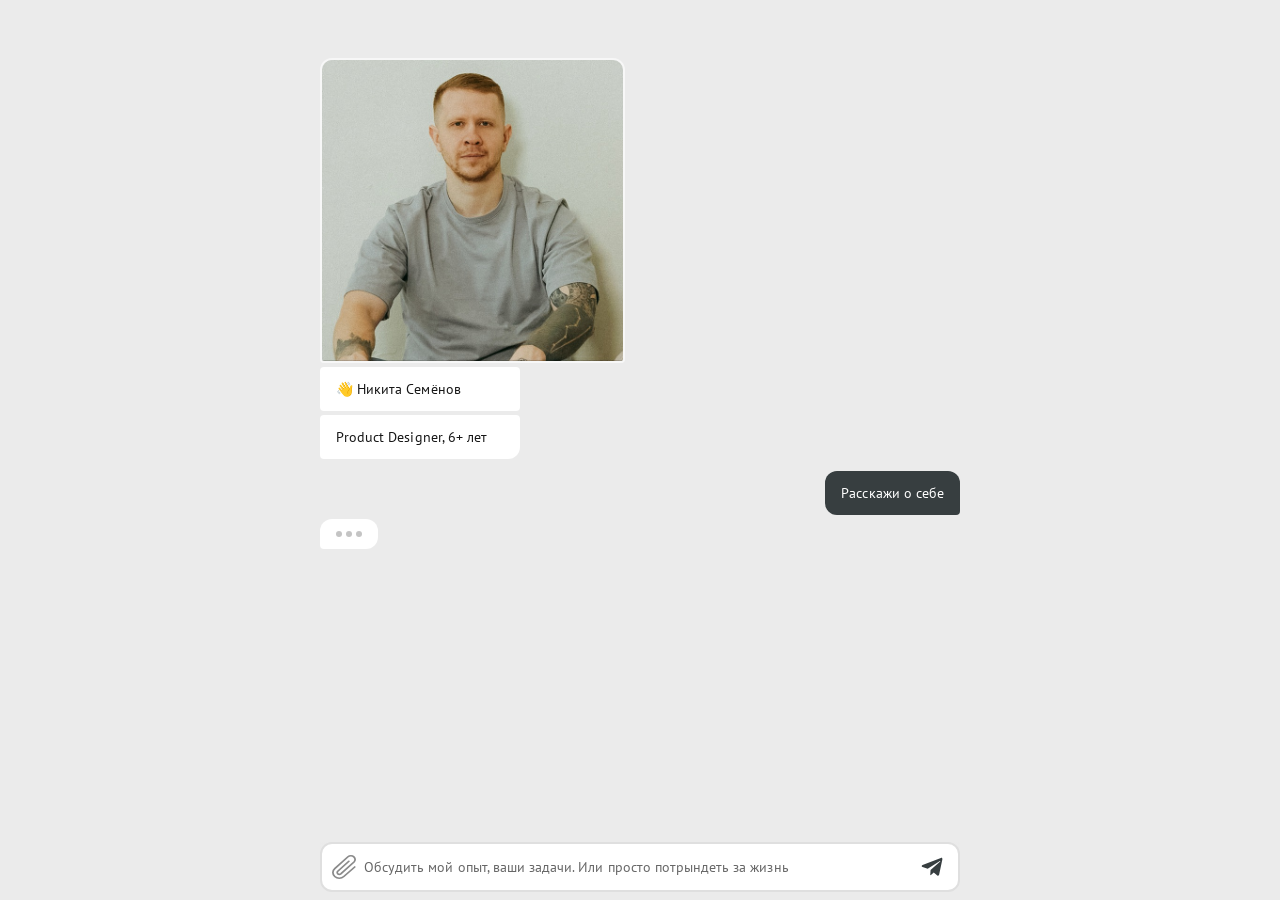
<file: index.html>
<!DOCTYPE html>
<html lang="ru">
  <head>
    <meta charset="UTF-8" />
    <meta name="viewport" content="width=device-width, initial-scale=1.0" />
    <link rel="icon" href="assets/favicon.png" type="image/png" />
    <!-- Yandex.Metrika counter -->
    <script type="text/javascript">
      (function (m, e, t, r, i, k, a) {
        m[i] =
          m[i] ||
          function () {
            (m[i].a = m[i].a || []).push(arguments);
          };
        m[i].l = 1 * new Date();
        for (var j = 0; j < document.scripts.length; j++) {
          if (document.scripts[j].src === r) {
            return;
          }
        }
        (k = e.createElement(t)),
          (a = e.getElementsByTagName(t)[0]),
          (k.async = 1),
          (k.src = r),
          a.parentNode.insertBefore(k, a);
      })(window, document, "script", "https://mc.yandex.ru/metrika/tag.js?id=109476161", "ym");

      ym(109476161, "init", {
        ssr: true,
        webvisor: true,
        clickmap: true,
        ecommerce: "dataLayer",
        referrer: document.referrer,
        url: location.href,
        accurateTrackBounce: true,
        trackLinks: true,
      });
    </script>
    <noscript
      ><div>
        <img
          src="https://mc.yandex.ru/watch/109476161"
          style="position: absolute; left: -9999px"
          alt=""
        /></div
    ></noscript>
    <!-- /Yandex.Metrika counter -->
    <title>Никита Семёнов — портфолио</title>
    <link rel="preload" href="assets/profile.png" as="image" />
    <link rel="preconnect" href="https://fonts.googleapis.com" />
    <link rel="preconnect" href="https://fonts.gstatic.com" crossorigin />
    <link
      href="https://fonts.googleapis.com/css2?family=PT+Sans:ital,wght@0,400;0,700;1,400&display=block"
      rel="stylesheet"
    />
    <link rel="stylesheet" href="styles.css" />
  </head>
  <body class="hero-ready">
    <main class="page">
      <div class="chat">
        <section class="section section--no-marker section--hero">
          <div class="section__content section__content--hero">
            <div class="block block--intro">
              <div class="profile-photo">
                <img
                  class="profile-photo__base"
                  src="assets/profile.png"
                  alt="Никита Семёнов"
                  width="305"
                  height="305"
                  decoding="sync"
                  fetchpriority="high"
                />
              </div>
              <div class="bubble bubble--me bubble--intro-name">
                <p>👋 Никита Семёнов</p>
              </div>
              <div class="bubble bubble--me bubble--intro-role">
                <p>Product Designer, 6+ лет</p>
              </div>
            </div>
            <div class="hero__reply">
              <div class="block block--right">
                <button class="bubble bubble--they bubble--they-btn" type="button">
                  Расскажи о себе
                </button>
              </div>
              <div class="hero__reply-slot">
                <div class="typing-indicator bubble bubble--me" aria-hidden="true">
                  <div class="typing-indicator__shell">
                    <div class="typing-indicator__dots" aria-hidden="true">
                      <span></span>
                      <span></span>
                      <span></span>
                    </div>
                    <div class="typing-indicator__message">
                      <p>
                        Разбираю сложные задачи, нахожу простые и дешёвые решения и довожу до успешной
                        реализации и понятного бизнес-эффекта.
                        <a class="bubble__link bubble__link--inline" href="https://hirehi.ru/resume/D8kMSIFQIe" target="_blank" rel="noopener noreferrer">Резюме</a>
                      </p>
                    </div>
                  </div>
                </div>
              </div>
            </div>
          </div>
        </section>

        <div class="chat__rest" aria-hidden="true">
        <section class="section section--no-marker">
          <div class="section__content">
            <div class="block block--right">
              <div class="bubble bubble--they">
                <p>
                  С какими задачами принесёшь<br />
                  нам максимум пользы?
                </p>
              </div>
            </div>
            <div class="block">
              <div class="bubble bubble--me">
                <p class="bubble__title">🥴 Непонятная и мутная задача</p>
                <p>Разбираю бизнес-контекст, пользователей, ограничения и нахожу настоящую проблему</p>
              </div>
              <div class="bubble bubble--me">
                <p class="bubble__title">🫡 Нужен самостоятельный дизайнер</p>
                <p>
                  Могу сам вести задачу: от постановки и анализа до макетов, передачи в разработку и диз
                  ревью
                </p>
              </div>
              <div class="bubble bubble--me">
                <p class="bubble__title">✂️ Нужны дешёвые, но эффективные решения</p>
                <p>
                  Ищу более дешёвый путь: MVP, упрощение сценария, отказ от лишнего функционала,
                  быстрый тест
                </p>
              </div>
            </div>
          </div>
        </section>

        <section class="section section--no-marker">
          <div class="section__content">
            <div class="block block--right">
              <div class="bubble bubble--they">
                <p>Покажи кейсы и расскажи о них</p>
              </div>
            </div>
            <div class="block block--wide">
              <article class="case-card case-card--lm-pricer">
                <div class="case-card__hero">
                  <div class="case-card__logo">
                    <img src="assets/logo.svg" alt="Leroy Merlin" />
                  </div>
                  <div class="case-card__image case-card__image--lm-pricer">
                    <img src="assets/case-lm-pricer.png" alt="Прайсчекер в магазине Leroy Merlin" />
                  </div>
                  <div class="case-card__divider">
                    <img src="assets/line.svg" alt="" />
                  </div>
                </div>
                <div class="case-card__body">
                  <h2 class="case-card__title">Запуск прайсчекера в магазинах с нуля</h2>
                  <div class="case-card__field">
                    <p class="case-card__label">Проблема</p>
                    <p class="case-card__text">
                      Покупатели часто задавали сотрудникам одни и те же вопросы: цена, наличие,
                      остатки и характеристики товара. В масштабе магазина это забирало рабочее
                      время, отвлекало сотрудников от основных задач и приводило к переработкам
                    </p>
                  </div>
                  <div class="case-card__field">
                    <p class="case-card__label">Результат</p>
                    <p class="case-card__text">
                      Покупатели стали самостоятельно проверять цену, наличие и информацию о товаре,
                      а часть повторяющихся обращений ушла в self-service сценарий
                    </p>
                  </div>
                  <div class="case-card__field">
                    <p class="case-card__label">Бизнес-эффект</p>
                    <p class="case-card__text case-card__text--spoiler-demo">
                      Решение снизило количество типовых обращений на
                      <span class="spoiler-chip" role="presentation" aria-hidden="true"><span class="spoiler-chip__sizer">00</span></span>%, высвободило до
                      <span class="spoiler-chip" role="presentation" aria-hidden="true"><span class="spoiler-chip__sizer">00</span></span>
                      часов рабочего времени в день по сети и помогло сократить операционные потери компании на
                      <span class="spoiler-chip" role="presentation" aria-hidden="true"><span class="spoiler-chip__sizer">000 000</span></span>
                      ₽ в месяц
                    </p>
                  </div>
                </div>
              </article>

              <article class="case-card case-card--uws">
                <div class="case-card__hero case-card__hero--uws">
                  <div class="case-card__logo case-card__logo--uws">
                    <img src="assets/uws-logo.svg" alt="UWS" />
                  </div>
                  <div class="case-card__image case-card__image--uws">
                    <img src="assets/case-uws.png" alt="Календарь событий UWS" />
                  </div>
                </div>
              </article>

              <article class="case-card case-card--lm-case3">
                <div class="case-card__hero">
                  <div class="case-card__logo">
                    <img src="assets/logo.svg" alt="Leroy Merlin" />
                  </div>
                  <div class="case-card__image case-card__image--lm-case3">
                    <img src="assets/case-lm-case3.png" alt="Карточка товара на сайте Leroy Merlin" />
                  </div>
                  <div class="case-card__divider">
                    <img src="assets/line.svg" alt="" />
                  </div>
                </div>
                <div class="case-card__body">
                  <h2 class="case-card__title">Увеличил привлекательность цены на 43%</h2>
                  <div class="case-card__field">
                    <p class="case-card__label">Проблема</p>
                    <p class="case-card__text">
                      Компания стала активнее использовать скидки, но покупатели плохо считывали выгоду:
                      старая цена и размер скидки были недостаточно заметны, а ценность предложения не ощущалась. В итоге скидки не давали ожидаемого роста продаж и слабо мотивировали
                      пользователей переходить к покупке
                    </p>
                  </div>
                  <div class="case-card__field">
                    <p class="case-card__label">Результат</p>
                    <p class="case-card__text">
                      Я переработал отображение цены и скидки на ключевых страницах сайта: сделал выгоду
                      заметнее и очевиднее. Покупатели стали лучше видеть разницу между старой и новой
                      ценой, быстрее понимать ценность предложения и увереннее переходить к покупке
                    </p>
                  </div>
                  <div class="case-card__field">
                    <p class="case-card__label">Бизнес-эффект</p>
                    <p class="case-card__text case-card__text--spoiler-demo">
                      Через A/B-тестирование решение показало рост кликов по товарам на
                      <span class="spoiler-chip" role="presentation" aria-hidden="true"><span class="spoiler-chip__sizer">00</span></span>%, увеличение
                      добавлений в корзину на
                      <span class="spoiler-chip" role="presentation" aria-hidden="true"><span class="spoiler-chip__sizer">00</span></span>% и рост оформленных заказов на
                      <span class="spoiler-chip" role="presentation" aria-hidden="true"><span class="spoiler-chip__sizer">00</span></span>%
                    </p>
                  </div>
                </div>
              </article>

              <article class="case-card case-card--lm-print">
                <div class="case-card__hero case-card__hero--lm-print">
                  <div class="case-card__logo case-card__logo--lm-print">
                    <img src="assets/logo-lm-alt.svg" alt="Leroy Merlin" />
                  </div>
                  <div class="case-card__image case-card__image--lm-print">
                    <img src="assets/case-lm-print.png" alt="Печать проектных ценников в Leroy Merlin" />
                  </div>
                  <div class="case-card__divider">
                    <img src="assets/line.svg" alt="" />
                  </div>
                </div>
                <div class="case-card__body">
                  <h2 class="case-card__title">Ускорил создание проектных ценников в 12 раз</h2>
                  <div class="case-card__field">
                    <p class="case-card__label">Проблема</p>
                    <p class="case-card__text">
                      Сотрудники магазинов обновляли проектные ценники вручную через Excel: было сложно
                      понять, у какого товара изменилась цена, где именно она поменялась и на сколько. Из-за этого процесс занимал много времени, повышал риск ошибок, а внешний вид ценников
                      отличался от магазина к магазину
                    </p>
                  </div>
                  <div class="case-card__field">
                    <p class="case-card__label">Результат</p>
                    <p class="case-card__text">
                      Я сделал инструмент, который показывает изменения по товарам и помогает быстро
                      обновить проектный ценник. Теперь сотрудник видит, какая цена изменилась, может
                      проверить нужный товар и распечатать актуальный ценник в несколько действий вместо
                      долгой ручной сборки
                    </p>
                  </div>
                  <div class="case-card__field">
                    <p class="case-card__label">Бизнес-эффект</p>
                    <p class="case-card__text">
                      Сократил время на создание проектных ценников с 10,5 минут до 53 секунд, снизил риск
                      ошибок при обновлении цен и помог сохранить единый визуальный имидж ценников во всех
                      магазинах
                    </p>
                  </div>
                </div>
              </article>

              <article class="case-card case-card--gethotel">
                <div class="case-card__hero case-card__hero--gethotel">
                  <div class="case-card__logo case-card__logo--gethotel">
                    <img src="assets/logo-gethotel.svg" alt="Gethotel" />
                  </div>
                  <div class="case-card__image case-card__image--gethotel">
                    <img src="assets/case-gethotel.png" alt="Мобильное приложение Gethotel" />
                  </div>
                  <div class="case-card__divider">
                    <img src="assets/line.svg" alt="" />
                  </div>
                </div>
                <div class="case-card__body">
                  <h2 class="case-card__title">Увеличил конверсию бронирования на мобильных устройствах на 97%</h2>
                  <div class="case-card__field">
                    <p class="case-card__label">Проблема</p>
                    <p class="case-card__text">
                      В мобилке пользователи терялись на странице отеля: навигация была сложной,
                      информация — неструктурированной, а переход к брони неочивидный. Часть
                      пользователей не доходила до оформления, и конверсия в бронирование оставалась
                      низкой
                    </p>
                  </div>
                  <div class="case-card__field">
                    <p class="case-card__label">Результат</p>
                    <p class="case-card__text">
                      Я переработал страницу отеля: структурировал инфо вокруг потребностей пользователя,
                      упростил навигацию и сделал переход к бронированию заметным и понятным
                    </p>
                  </div>
                  <div class="case-card__field">
                    <p class="case-card__label">Бизнес-эффект</p>
                    <p class="case-card__text">
                      Увеличил конверсию в бронирование на мобильных устройствах на 97%:<br />
                      <span class="case-card__stat-range">с 1,78% до 3,5%</span>
                    </p>
                  </div>
                </div>
              </article>
            </div>
          </div>
        </section>

        <section class="section section--no-marker">
          <div class="section__content">
            <div class="block block--right">
              <div class="bubble bubble--they">
                <p>Расскажи про дизайн-процесс</p>
              </div>
            </div>
            <div class="block">
              <div class="bubble bubble--me">
                <p class="bubble__title">🔍 Нахожу настоящую проблему</p>
                <p>Нахожу общий язык с бизнесом, снимаю задачу, разбираю бизнес-контекст, JTBD, пользователей и метрики</p>
              </div>
              <div class="bubble bubble--me">
                <p class="bubble__title">🧩 Разбираю текущий процесс</p>
                <p>
                  Смотрю, как сценарий работает сейчас: собираю AS IS, ограничения и места, где у пользователя
                  или бизнес просадки
                </p>
              </div>
              <div class="bubble bubble--me">
                <p class="bubble__title">✨ Проектирую будущее решение</p>
                <p>
                  Собираю TO BE, продумываю user flow, сценарии и функциональности. Использую
                  референсы и «франкенштейна»
                </p>
              </div>
              <div class="bubble bubble--me">
                <p class="bubble__title">🤖 Ускоряю работу с AI</p>
                <p>
                  Использую ИИ для анализа, поиска вариантов, работы с данными и исследованиями,
                  прототипирования и рутины. Всё это я делал ещё до современных AI-инструментов, поэтому
                  понимаю, где AI экономит время, а где результат нужно перепроверить, доработать или
                  сделать самому
                </p>
              </div>
              <div class="bubble bubble--me">
                <p class="bubble__title">🎨 Перевожу решение в интерфейс</p>
                <p>Прорабатываю состояния, прототипы и интерфейсную логику, дизайню</p>
              </div>
              <div class="bubble bubble--me">
                <p class="bubble__title">📈 Довожу до результата</p>
                <p>
                  Проверяю гипотезы через исследования, прототипы или метрики. Дорабатываю решение,
                  помогаю довести его до разработки и смотрю, как оно влияет на продукт
                </p>
              </div>
            </div>
          </div>
        </section>

        <section class="section section--no-marker">
          <div class="section__content">
            <div class="block block--right">
              <div class="bubble bubble--they">
                <p>Как ты развиваешься?</p>
              </div>
            </div>
            <div class="block">
              <div class="bubble bubble--me">
                <p>
                  📚 Я постоянно учусь и рефлексирую над практикой: разбираю кейсы, читаю, смотрю на чужие
                  решения, проверяю подходы в работе и менторстве
                </p>
              </div>
              <div class="bubble bubble--me">
                <p>
                  Когда пишу, я лучше структурирую собственный дизайн-процесс и проверяю мысли на практике
                </p>
              </div>
              <div class="bubble bubble--me bubble__list">
                <p>
                  — <a class="bubble__link bubble__link--inline" href="https://mentory.yonote.ru/share/x" target="_blank" rel="noopener noreferrer">веду бесплатную базу знаний</a><br />
                  — 30+ статей о дизайне
                </p>
                <p>— материалы собрали 200 000+ прочтений</p>
              </div>
              <div class="bubble bubble--me bubble--link-list bubble__links">
                <a class="bubble__link" href="https://dsgners.ru/no_ux_no_money/29060-upravlenie-ojidaniyami-prichina-uspeha-i-provala-lyuboy-zadachi" target="_blank" rel="noopener noreferrer">Управление ожиданиями</a>
                <a class="bubble__link" href="https://dsgners.ru/no_ux_no_money/42224-a-che-tak-dolgo-kak-dizayneru-tochnee-otsenivat-sroki-videt-riski-i-ne-davat-sebya-prodavit" target="_blank" rel="noopener noreferrer">Как точнее оценивать сроки</a>
                <a class="bubble__link" href="https://dsgners.ru/no_ux_no_money/17667-prezentatsiya-dizayn-resheniya-samyiy-vajnyiy-etap-v-rabote-i-jizni-dizaynera" target="_blank" rel="noopener noreferrer">Презентация дизайн-решения</a>
                <a class="bubble__link" href="https://dsgners.ru/no_ux_no_money/22971-pravki-kritika-vkusovschina-dorabotki-zamechaniya-kommentarii-obratnaya-svyaz-chto-s-nimi-delat" target="_blank" rel="noopener noreferrer">Правки, критика, вкусовщина, доработки</a>
                <a class="bubble__link" href="https://dsgners.ru/no_ux_no_money/23622-kak-byistro-nahodit-idealnyie-dizayn-resheniya-v-slojnyih-zadachah" target="_blank" rel="noopener noreferrer">Как быстро находить идеальные дизайн-решения</a>
              </div>
            </div>
          </div>
        </section>

        <section class="section section--no-marker">
          <div class="section__content">
            <div class="block">
              <div class="bubble bubble--me bubble--invite">
                <p>
                  Приглашаю на кружечку горячего чая ☕️ в зуме — узнаем друг друга поближе) Напиши 👇
                </p>
              </div>
            </div>
          </div>
        </section>
        </div>
      </div>
    </main>

    <footer class="composer" aria-hidden="false">
      <a
        class="composer__inner"
        href="https://t.me/no_ux_no_money"
        target="_blank"
        rel="noopener noreferrer"
        aria-label="Написать в Telegram — @no_ux_no_money"
        onclick="ym(109476161,'reachGoal','click_apply'); return true;"
      >
        <span class="composer__icon" aria-hidden="true">
          <img src="assets/paperclip.svg" alt="" />
        </span>
        <span class="composer__text">
          Обсудить мой опыт, ваши задачи<span class="composer__text-extra">. Или просто потрындеть за жизнь</span>
        </span>
        <span class="composer__send" aria-hidden="true">
          <img class="composer__send-icon composer__send-icon--default" src="assets/send.svg" width="30" height="30" alt="" />
          <img class="composer__send-icon composer__send-icon--hover" src="assets/send-hover.svg" width="30" height="30" alt="" />
        </span>
      </a>
    </footer>

    <script src="hero-sequence.js"></script>
  </body>
</html>
</file>
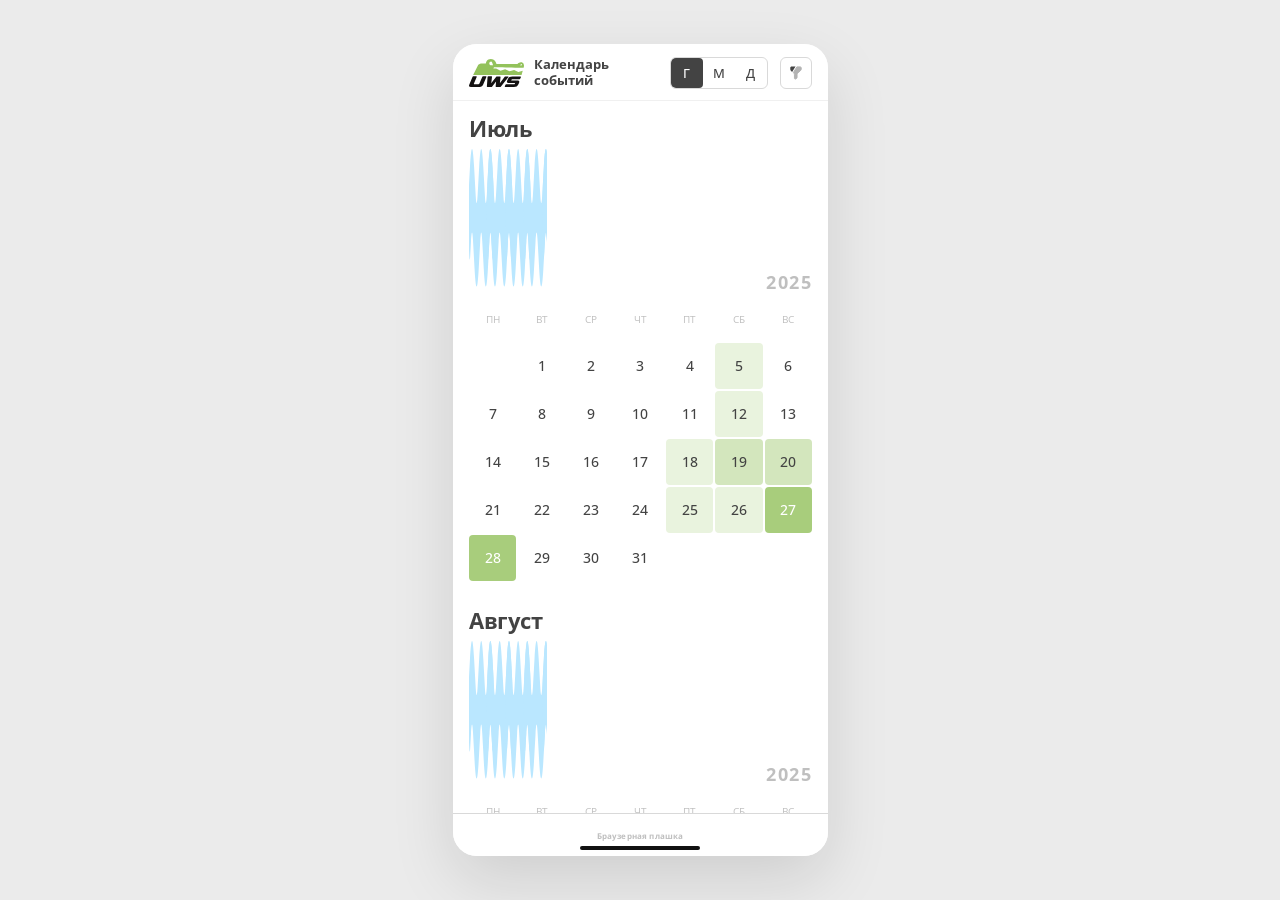
<file: calendar.html>
<!DOCTYPE html>
<html lang="ru">
  <head>
    <meta charset="UTF-8" />
    <meta name="viewport" content="width=device-width, initial-scale=1.0" />
    <link rel="icon" href="assets/favicon.png" type="image/png" />
    <!-- Yandex.Metrika counter -->
    <script type="text/javascript">
      (function (m, e, t, r, i, k, a) {
        m[i] =
          m[i] ||
          function () {
            (m[i].a = m[i].a || []).push(arguments);
          };
        m[i].l = 1 * new Date();
        for (var j = 0; j < document.scripts.length; j++) {
          if (document.scripts[j].src === r) {
            return;
          }
        }
        (k = e.createElement(t)),
          (a = e.getElementsByTagName(t)[0]),
          (k.async = 1),
          (k.src = r),
          a.parentNode.insertBefore(k, a);
      })(window, document, "script", "https://mc.yandex.ru/metrika/tag.js?id=109476161", "ym");

      ym(109476161, "init", {
        ssr: true,
        webvisor: true,
        clickmap: true,
        ecommerce: "dataLayer",
        referrer: document.referrer,
        url: location.href,
        accurateTrackBounce: true,
        trackLinks: true,
      });
    </script>
    <noscript
      ><div>
        <img
          src="https://mc.yandex.ru/watch/109476161"
          style="position: absolute; left: -9999px"
          alt=""
        /></div
    ></noscript>
    <!-- /Yandex.Metrika counter -->
    <title>UWS — Календарь событий</title>
    <link rel="preconnect" href="https://fonts.googleapis.com" />
    <link rel="preconnect" href="https://fonts.gstatic.com" crossorigin />
    <link
      href="https://fonts.googleapis.com/css2?family=Open+Sans:ital,wght@0,400;0,500;0,600;0,700;1,700&display=swap"
      rel="stylesheet"
    />
    <link rel="stylesheet" href="calendar.css" />
  </head>
  <body>
    <div class="cal-shell">
      <div class="cal-app" data-view="year">
        <header class="cal-header">
          <div class="cal-logo">
            <img src="assets/calendar/logo-group.svg" width="55" height="28" alt="UWS" />
          </div>
          <p class="cal-header__title">Календарь<br />событий</p>
          <div class="cal-header__actions">
            <div class="cal-period-toggle" role="tablist" aria-label="Период">
              <span class="cal-period-toggle__pill" aria-hidden="true"></span>
              <button class="cal-period-toggle__btn is-active" type="button" data-view="year" role="tab" aria-selected="true">Г</button>
              <button class="cal-period-toggle__btn" type="button" data-view="month" role="tab" aria-selected="false">М</button>
              <button class="cal-period-toggle__btn" type="button" data-view="day" role="tab" aria-selected="false">Д</button>
            </div>
            <button class="cal-filter" type="button" aria-label="Фильтр">
              <img src="assets/calendar/filter.svg" width="16" height="16" alt="" />
            </button>
          </div>
        </header>

        <div class="cal-stage">
          <section class="cal-view cal-view--year is-active" id="cal-year" data-view="year" aria-label="Год"></section>
          <section class="cal-view cal-view--month" id="cal-month" data-view="month" aria-label="Месяц"></section>
          <section class="cal-view cal-view--day" id="cal-day" data-view="day" aria-label="День"></section>
        </div>

        <footer class="cal-browser-bar" aria-hidden="true">
          <span>Браузерная плашка</span>
        </footer>
      </div>
    </div>

    <script src="calendar.js"></script>
  </body>
</html>
</file>
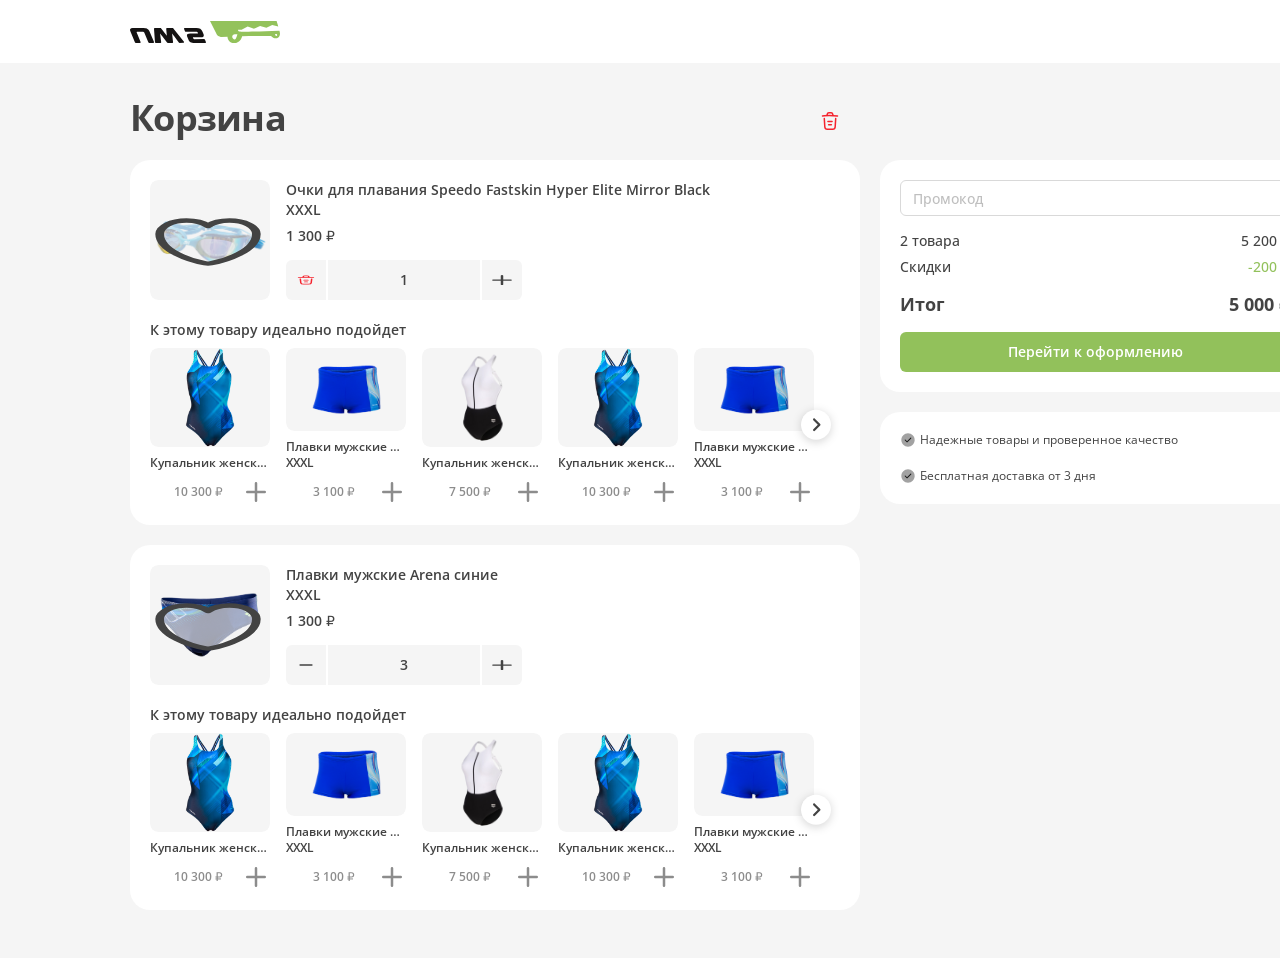
<file: cart.html>
<!DOCTYPE html>
<html lang="ru">
<head>
  <meta charset="UTF-8" />
  <meta name="viewport" content="width=1440" />
  <link rel="icon" href="assets/favicon.png" type="image/png" />
  <!-- Yandex.Metrika counter -->
  <script type="text/javascript">
    (function (m, e, t, r, i, k, a) {
      m[i] =
        m[i] ||
        function () {
          (m[i].a = m[i].a || []).push(arguments);
        };
      m[i].l = 1 * new Date();
      for (var j = 0; j < document.scripts.length; j++) {
        if (document.scripts[j].src === r) {
          return;
        }
      }
      (k = e.createElement(t)),
        (a = e.getElementsByTagName(t)[0]),
        (k.async = 1),
        (k.src = r),
        a.parentNode.insertBefore(k, a);
    })(window, document, "script", "https://mc.yandex.ru/metrika/tag.js?id=109476161", "ym");

    ym(109476161, "init", {
      ssr: true,
      webvisor: true,
      clickmap: true,
      ecommerce: "dataLayer",
      referrer: document.referrer,
      url: location.href,
      accurateTrackBounce: true,
      trackLinks: true,
    });
  </script>
  <noscript
    ><div>
      <img
        src="https://mc.yandex.ru/watch/109476161"
        style="position: absolute; left: -9999px"
        alt=""
      /></div
  ></noscript>
  <!-- /Yandex.Metrika counter -->
  <title>Корзина — UWS</title>
  <link rel="preconnect" href="https://fonts.googleapis.com" />
  <link rel="preconnect" href="https://fonts.gstatic.com" crossorigin />
  <link href="https://fonts.googleapis.com/css2?family=Open+Sans:ital,wght@0,400;0,500;0,600;0,700;1,700&display=swap" rel="stylesheet" />
  <link rel="stylesheet" href="cart.css" />
</head>
<body>
  <div class="page">
    <header class="header">
      <a href="#" class="logo" aria-label="UWS">
        <img src="assets/cart/logo-u.svg" width="24" height="15" alt="" />
        <img src="assets/cart/logo-croc.svg" width="30" height="15" alt="" />
        <img src="assets/cart/logo-s.svg" width="22" height="15" alt="" />
        <img src="assets/cart/logo-w.svg" width="70" height="22" alt="" class="logo-mark" />
      </a>
      <nav class="nav" aria-hidden="true">
        <a href="#">Календарь событий</a>
        <a href="#">Интернет-магазин</a>
        <a href="#">Кемпы и вечеринки</a>
        <a href="#">Блог и новости</a>
        <a href="#">О клубе</a>
      </nav>
      <div class="header-actions">
        <button type="button" class="header-search" aria-hidden="true" tabindex="-1">
          <img src="assets/cart/profile.svg" width="24" height="24" alt="" />
        </button>
        <button type="button" class="header-profile" aria-label="Профиль">
          <img src="assets/cart/profile.svg" width="24" height="24" alt="" />
        </button>
      </div>
    </header>

    <main class="main">
      <div class="layout">
        <div class="cart-title-row">
          <h1 class="cart-title">Корзина</h1>
          <button type="button" class="clear-cart" aria-label="Очистить корзину">
            <img src="assets/cart/trash.svg" width="20" height="20" alt="" />
          </button>
        </div>

        <div class="cards">
          <article class="card">
            <div class="product-row">
              <div class="product-image">
                <div class="product-image-bg"></div>
                <img src="assets/cart/goggles.png" alt="Очки Speedo" />
                <button type="button" class="wishlist" aria-label="В избранное">
                  <img src="assets/cart/heart.svg" width="20" height="20" alt="" />
                </button>
              </div>
              <div class="product-info">
                <div class="product-title">
                  <p>Очки для плавания Speedo Fastskin Hyper Elite Mirror Black</p>
                  <p>XXXL</p>
                </div>
                <p class="product-price"><span>1 300 </span><span class="currency">₽</span></p>
                <div class="counter">
                  <button type="button" class="counter-btn" aria-label="Удалить">
                    <img src="assets/cart/trash.svg" width="20" height="20" alt="" />
                  </button>
                  <span class="counter-value">1</span>
                  <button type="button" class="counter-btn" aria-label="Увеличить">
                    <img src="assets/cart/plus-dark.svg" width="20" height="20" alt="" />
                  </button>
                </div>
              </div>
            </div>
            <div class="cross-sell">
              <p class="cross-sell-title">К этому товару идеально подойдет</p>
              <div class="carousel-wrap">
                <div class="carousel" id="carousel1">
                  <div class="mini-card">
                    <div class="mini-image"><div class="mini-image-bg"></div><img src="assets/cart/swimsuit1.png" alt="" /></div>
                    <p class="mini-title">Купальник женский для стартов</p>
                    <div class="mini-action"><span class="mini-price">10 300 <span class="currency">₽</span></span><button type="button" aria-label="Добавить"><img src="assets/cart/plus.svg" width="20" height="20" alt="" /></button></div>
                  </div>
                  <div class="mini-card">
                    <div class="mini-image"><div class="mini-image-bg"></div><img src="assets/cart/trunks-mini.png" alt="" /></div>
                    <div class="mini-title-lines"><p>Плавки мужские Arena синие</p><p>XXXL</p></div>
                    <div class="mini-action"><span class="mini-price">3 100 <span class="currency">₽</span></span><button type="button" aria-label="Добавить"><img src="assets/cart/plus.svg" width="20" height="20" alt="" /></button></div>
                  </div>
                  <div class="mini-card">
                    <div class="mini-image"><div class="mini-image-bg"></div><img src="assets/cart/swimsuit2.png" alt="" /></div>
                    <p class="mini-title">Купальник женский для стартов</p>
                    <div class="mini-action"><span class="mini-price">7 500 <span class="currency">₽</span></span><button type="button" aria-label="Добавить"><img src="assets/cart/plus.svg" width="20" height="20" alt="" /></button></div>
                  </div>
                  <div class="mini-card">
                    <div class="mini-image"><div class="mini-image-bg"></div><img src="assets/cart/swimsuit1.png" alt="" /></div>
                    <p class="mini-title">Купальник женский для стартов</p>
                    <div class="mini-action"><span class="mini-price">10 300 <span class="currency">₽</span></span><button type="button" aria-label="Добавить"><img src="assets/cart/plus.svg" width="20" height="20" alt="" /></button></div>
                  </div>
                  <div class="mini-card">
                    <div class="mini-image"><div class="mini-image-bg"></div><img src="assets/cart/trunks-mini.png" alt="" /></div>
                    <div class="mini-title-lines"><p>Плавки мужские Arena синие</p><p>XXXL</p></div>
                    <div class="mini-action"><span class="mini-price">3 100 <span class="currency">₽</span></span><button type="button" aria-label="Добавить"><img src="assets/cart/plus.svg" width="20" height="20" alt="" /></button></div>
                  </div>
                </div>
                <button type="button" class="carousel-next" data-target="carousel1" aria-label="Прокрутить">
                  <img src="assets/cart/arrow.svg" width="48" height="48" alt="" />
                </button>
              </div>
            </div>
          </article>

          <article class="card">
            <div class="product-row">
              <div class="product-image">
                <div class="product-image-bg"></div>
                <img src="assets/cart/trunks.png" alt="Плавки Arena" />
                <button type="button" class="wishlist" aria-label="В избранное">
                  <img src="assets/cart/heart.svg" width="20" height="20" alt="" />
                </button>
              </div>
              <div class="product-info">
                <div class="product-title">
                  <p>Плавки мужские Arena синие</p>
                  <p>XXXL</p>
                </div>
                <p class="product-price"><span>1 300 </span><span class="currency">₽</span></p>
                <div class="counter counter--minus">
                  <button type="button" class="counter-btn counter-btn--minus" aria-label="Уменьшить количество">
                    <img src="assets/cart/minus.svg" width="20" height="20" alt="" />
                  </button>
                  <span class="counter-value">3</span>
                  <button type="button" class="counter-btn counter-btn--plus" aria-label="Увеличить">
                    <img src="assets/cart/plus-dark.svg" width="20" height="20" alt="" />
                  </button>
                </div>
              </div>
            </div>
            <div class="cross-sell">
              <p class="cross-sell-title">К этому товару идеально подойдет</p>
              <div class="carousel-wrap">
                <div class="carousel" id="carousel2">
                  <div class="mini-card">
                    <div class="mini-image"><div class="mini-image-bg"></div><img src="assets/cart/swimsuit1.png" alt="" /></div>
                    <p class="mini-title">Купальник женский для стартов</p>
                    <div class="mini-action"><span class="mini-price">10 300 <span class="currency">₽</span></span><button type="button" aria-label="Добавить"><img src="assets/cart/plus.svg" width="20" height="20" alt="" /></button></div>
                  </div>
                  <div class="mini-card">
                    <div class="mini-image"><div class="mini-image-bg"></div><img src="assets/cart/trunks-mini.png" alt="" /></div>
                    <div class="mini-title-lines"><p>Плавки мужские Arena синие</p><p>XXXL</p></div>
                    <div class="mini-action"><span class="mini-price">3 100 <span class="currency">₽</span></span><button type="button" aria-label="Добавить"><img src="assets/cart/plus.svg" width="20" height="20" alt="" /></button></div>
                  </div>
                  <div class="mini-card">
                    <div class="mini-image"><div class="mini-image-bg"></div><img src="assets/cart/swimsuit2.png" alt="" /></div>
                    <p class="mini-title">Купальник женский для стартов</p>
                    <div class="mini-action"><span class="mini-price">7 500 <span class="currency">₽</span></span><button type="button" aria-label="Добавить"><img src="assets/cart/plus.svg" width="20" height="20" alt="" /></button></div>
                  </div>
                  <div class="mini-card">
                    <div class="mini-image"><div class="mini-image-bg"></div><img src="assets/cart/swimsuit1.png" alt="" /></div>
                    <p class="mini-title">Купальник женский для стартов</p>
                    <div class="mini-action"><span class="mini-price">10 300 <span class="currency">₽</span></span><button type="button" aria-label="Добавить"><img src="assets/cart/plus.svg" width="20" height="20" alt="" /></button></div>
                  </div>
                  <div class="mini-card">
                    <div class="mini-image"><div class="mini-image-bg"></div><img src="assets/cart/trunks-mini.png" alt="" /></div>
                    <div class="mini-title-lines"><p>Плавки мужские Arena синие</p><p>XXXL</p></div>
                    <div class="mini-action"><span class="mini-price">3 100 <span class="currency">₽</span></span><button type="button" aria-label="Добавить"><img src="assets/cart/plus.svg" width="20" height="20" alt="" /></button></div>
                  </div>
                </div>
                <button type="button" class="carousel-next" data-target="carousel2" aria-label="Прокрутить">
                  <img src="assets/cart/arrow.svg" width="48" height="48" alt="" />
                </button>
              </div>
            </div>
          </article>
        </div>

        <aside class="sidebar">
          <div class="summary-card">
            <input type="text" class="promo-input" placeholder="Промокод" />
            <div class="summary-rows">
              <div class="summary-row">
                <span>2 товара</span>
                <span>5 200 ₽</span>
              </div>
              <div class="summary-row summary-row--discount">
                <span>Скидки</span>
                <span>-200 ₽</span>
              </div>
            </div>
            <div class="summary-total">
              <span>Итог</span>
              <span>5 000 ₽</span>
            </div>
            <button type="button" class="checkout-btn">Перейти к оформлению</button>
          </div>
          <div class="trust-card">
            <div class="trust-item">
              <img src="assets/cart/tick.svg" width="16" height="16" alt="" />
              <span>Надежные товары и проверенное качество</span>
            </div>
            <div class="trust-item">
              <img src="assets/cart/tick.svg" width="16" height="16" alt="" />
              <span>Бесплатная доставка от 3 дня</span>
            </div>
          </div>
        </aside>
      </div>
    </main>
  </div>
  <script src="cart.js"></script>
</body>
</html>
</file>
<file: styles.css>
:root {
  --bg: #ebebeb;
  --primary: #373e40;
  --text: #161616;
  --text-secondary: rgba(22, 22, 22, 0.65);
  --white: #ffffff;
  --border-input: #dfdfdf;
  --border-input-hover: #d4d4d4;
  --text-secondary-hover: rgba(22, 22, 22, 0.75);
  --primary-hover: #2a2f31;
  --link: #1890ff;
  --link-hover: #096dd9;
  --placeholder: #d9d9d9;
  --case-dark: #373e40;
  --chat-width: 640px;
  --bubble-max: 394px;
  --case-width: 558px;
}

*,
*::before,
*::after {
  box-sizing: border-box;
}

html {
  scroll-behavior: smooth;
}

html {
  scroll-behavior: smooth;
  overflow-x: hidden;
}

body {
  margin: 0;
  min-height: 100vh;
  background: var(--bg);
  color: var(--text);
  font-family: "PT Sans", sans-serif;
  font-size: 14px;
  line-height: 20px;
  letter-spacing: 0.042px;
  overflow-x: hidden;
}

.page {
  min-height: 100vh;
  padding: 58px 0 80px;
}

.chat {
  width: min(var(--chat-width), calc(100% - 32px));
  margin: 0 auto;
  display: flex;
  flex-direction: column;
  gap: 12px;
}

.section {
  display: grid;
  grid-template-columns: 48px minmax(0, 1fr);
  gap: 0 8px;
  align-items: start;
}

.section--no-marker {
  grid-template-columns: minmax(0, 1fr);
}

.section__marker {
  font-size: 40px;
  line-height: 1;
  transform: rotate(-13.21deg);
  user-select: none;
  padding-top: 4px;
}

.section__content {
  min-width: 0;
  display: flex;
  flex-direction: column;
  gap: 4px;
}

.block {
  display: flex;
  flex-direction: column;
  gap: 4px;
  max-width: var(--bubble-max);
}

.block--wide {
  max-width: var(--case-width);
  gap: 4px;
}

.block--right {
  align-self: flex-end;
  align-items: flex-end;
  max-width: 312px;
  width: 100%;
}

.bubble {
  padding: 12px 16px;
  word-break: break-word;
}

.bubble--me {
  background: var(--white);
  color: var(--text);
}

.bubble--they {
  background: var(--primary);
  color: var(--white);
}

.bubble--link-list {
  color: var(--link);
}

.bubble__link {
  display: block;
  color: inherit;
  text-decoration: none;
  transition: color 0.2s ease;
}

.bubble__link:hover,
.bubble__link:focus-visible {
  color: var(--link-hover);
  outline: none;
}

.bubble__link--inline {
  display: inline;
  color: var(--link);
}

.bubble--me:first-child,
.block > .bubble--me:first-child {
  border-radius: 12px 12px 4px 4px;
}

.bubble--me:last-child,
.block > .bubble--me:last-child {
  border-radius: 4px 4px 12px 4px;
}

.bubble--me:only-child {
  border-radius: 12px 12px 12px 4px;
}

.block > .bubble--me.bubble--invite {
  border-radius: 12px 12px 12px 4px;
}

.bubble--me:not(:first-child):not(:last-child),
.block > .bubble--me:not(:first-child):not(:last-child) {
  border-radius: 4px;
}

.bubble--they {
  border-radius: 12px 12px 4px 12px;
}

.bubble p {
  margin: 0;
}

.bubble p + p {
  margin-top: 0;
}

.bubble__title {
  font-weight: 700;
  margin-bottom: 0;
}

.bubble__list p {
  margin: 0;
}

.bubble__links {
  display: flex;
  flex-direction: column;
  gap: 4px;
}

.bubble__links .bubble__link {
  margin: 0;
}

.chat__rest {
  display: flex;
  flex-direction: column;
  gap: 12px;
}

/* Скрыто с первого кадра — не ждём hero-sequence.js */
.chat__rest .bubble:not(.is-revealed),
.chat__rest .case-card:not(.is-revealed) {
  display: none;
}

.chat__rest .bubble.is-revealed,
.chat__rest .case-card.is-revealed {
  display: block;
}

.chat-reveal:not(.is-revealed) {
  display: none;
}

.chat-reveal.is-revealed {
  display: block;
  opacity: 0;
  transform: translateZ(0);
  backface-visibility: hidden;
}

.chat-reveal.is-revealed.is-visible {
  opacity: 1;
  transition: opacity 0.55s cubic-bezier(0.22, 1, 0.36, 1);
}

.hero__response-extra.chat-reveal.is-revealed {
  visibility: visible;
}

.bubble.chat-reveal.is-revealed,
.case-card.chat-reveal.is-revealed {
  display: block;
}

.composer--hidden {
  display: none;
}

body.hero-ready .composer:not(.composer--hidden) {
  animation: hero-fade-in 0.45s ease-out both;
}

.section--hero {
  position: relative;
  z-index: 1;
}

.section__content--hero {
  gap: 12px;
}

/* ── Hero reveal sequence ── */
.hero__response-extra {
  opacity: 0;
  visibility: hidden;
}

body.hero-loading .block--intro,
body.hero-loading .hero__reply .block--right,
body.hero-loading .typing-indicator,
body.hero-loading .hero__response-extra {
  opacity: 0;
  visibility: hidden;
}

body.hero-ready .block--intro,
body.hero-ready .hero__reply .block--right {
  visibility: visible;
  animation: hero-fade-in 0.45s ease-out both;
}

body.hero-ready .typing-indicator {
  visibility: visible;
}

body.hero-ready:not(.hero-typing):not(.hero-replied) .typing-indicator {
  opacity: 0;
  visibility: hidden;
  height: 0;
  min-height: 0;
  overflow: hidden;
}

body.hero-ready:not(.hero-typing):not(.hero-replied) .hero__reply-slot {
  min-height: 0;
}

body.hero-typing .typing-indicator {
  opacity: 1;
  animation: typing-slot-show 0.01s linear forwards;
}

body.hero-typing .typing-indicator__shell {
  animation: typing-bubble-enter 0.5s cubic-bezier(0.16, 1, 0.3, 1) both;
}

body.hero-typing .typing-indicator__dots span {
  animation:
    typing-dot-show 0.35s ease-out 0.42s forwards,
    typing-bounce 1.2s ease-in-out 0.55s infinite;
}

body.hero-typing .typing-indicator__dots span:nth-child(2) {
  animation:
    typing-dot-show 0.35s ease-out 0.42s forwards,
    typing-bounce 1.2s ease-in-out 0.7s infinite;
}

body.hero-typing .typing-indicator__dots span:nth-child(3) {
  animation:
    typing-dot-show 0.35s ease-out 0.42s forwards,
    typing-bounce 1.2s ease-in-out 0.85s infinite;
}

body.hero-replied .typing-indicator {
  opacity: 1;
  visibility: visible;
  width: min(394px, 100%);
  max-width: 394px;
  padding: 0;
}

body.hero-replied .typing-indicator__shell {
  position: relative;
  animation: none;
  width: min(394px, 100%);
  min-height: 84px;
  height: auto;
  padding: 12px 16px;
  align-items: flex-start;
  transform: scale(1, 1);
  opacity: 1;
  border-radius: 12px 12px 4px 4px;
  overflow: hidden;
  transition:
    width 0.72s cubic-bezier(0.22, 1, 0.36, 1),
    padding 0.72s cubic-bezier(0.22, 1, 0.36, 1),
    border-radius 0.72s cubic-bezier(0.22, 1, 0.36, 1);
}

body.hero-replied .typing-indicator__dots {
  opacity: 0;
  width: 0;
  max-width: 0;
  margin: 0;
  overflow: hidden;
}

body.hero-replied .typing-indicator__dots span {
  animation: none;
}

body.hero-replied .typing-indicator__message {
  position: absolute;
  inset: 12px 16px auto;
  max-height: none;
  width: auto;
  flex: none;
  min-width: 0;
  overflow: visible;
  opacity: 0;
  transform: translateZ(0);
  backface-visibility: hidden;
}

body.hero-replied .typing-indicator__message.is-text-visible {
  opacity: 1;
  transition: opacity 0.55s cubic-bezier(0.22, 1, 0.36, 1);
}

body.hero-replied .hero__response-extra.is-revealed {
  visibility: visible;
}

.hero__response-extra .block {
  max-width: 394px;
}

@keyframes hero-fade-in {
  from {
    opacity: 0;
    transform: translateY(6px);
  }

  to {
    opacity: 1;
    transform: translateY(0);
  }
}

@keyframes typing-slot-show {
  to {
    opacity: 1;
  }
}

.block--intro {
  width: 305px;
  max-width: 100%;
  align-items: flex-start;
}

.bubble--intro-name,
.bubble--intro-role {
  width: 200px;
  min-height: 44px;
  flex-shrink: 0;
}

.bubble--intro-name {
  border-radius: 4px;
}

.bubble--intro-role {
  border-radius: 4px 4px 12px 4px;
}

.bubble--intro-name p,
.bubble--intro-role p {
  white-space: nowrap;
}

.hero__reply {
  display: flex;
  flex-direction: column;
  gap: 4px;
  width: 100%;
}

.hero__reply-slot {
  position: relative;
  display: flex;
  flex-direction: column;
  gap: 4px;
  min-height: 30px;
}

.bubble--they-btn {
  border: 0;
  cursor: pointer;
  font: inherit;
  letter-spacing: inherit;
  text-align: center;
}

.typing-indicator {
  width: fit-content;
  max-width: 100%;
  flex-shrink: 0;
  padding: 0;
}

.typing-indicator.bubble--me {
  background: transparent;
  padding: 0;
}

.typing-indicator__shell {
  display: flex;
  align-items: center;
  gap: 0;
  width: 58px;
  min-height: 30px;
  height: 30px;
  padding: 0 16px;
  background: var(--white);
  border-radius: 12px 12px 12px 4px;
  transform: scale(0, 0);
  transform-origin: left center;
  opacity: 0;
  overflow: hidden;
  box-sizing: border-box;
  transition:
    width 0.72s cubic-bezier(0.22, 1, 0.36, 1),
    padding 0.72s cubic-bezier(0.22, 1, 0.36, 1),
    border-radius 0.72s cubic-bezier(0.22, 1, 0.36, 1);
}

.typing-indicator__dots {
  display: flex;
  align-items: center;
  gap: 4px;
  flex-shrink: 0;
  transition:
    opacity 0.25s ease,
    width 0.35s ease,
    max-width 0.35s ease;
}

.typing-indicator__dots span {
  width: 6px;
  height: 6px;
  border-radius: 50%;
  background: rgba(22, 22, 22, 0.25);
  opacity: 0;
  flex-shrink: 0;
}

.typing-indicator__message {
  opacity: 0;
  max-height: 0;
  width: 0;
  overflow: hidden;
  flex-shrink: 1;
  transition: none;
}

.typing-indicator__message p {
  margin: 0;
}

@keyframes typing-bubble-enter {
  0% {
    transform: scale(0, 0);
    opacity: 0;
  }

  35% {
    opacity: 1;
  }

  100% {
    transform: scale(1, 1);
    opacity: 1;
  }
}

@keyframes typing-dot-show {
  from {
    opacity: 0;
  }

  to {
    opacity: 1;
  }
}

@keyframes typing-bounce {
  0%,
  60%,
  100% {
    transform: translateY(0);
    opacity: 0.35;
  }

  30% {
    transform: translateY(-3px);
    opacity: 1;
  }
}

.profile-photo {
  width: 305px;
  height: 305px;
  max-width: 100%;
  flex-shrink: 0;
  border: 2px solid rgba(255, 255, 255, 0.6);
  border-radius: 12px 12px 4px 4px;
  overflow: hidden;
}

.profile-photo__base {
  width: 100%;
  height: 100%;
  object-fit: cover;
  display: block;
}

.case-card {
  background: var(--white);
  border-radius: 12px 12px 4px 4px;
  overflow: hidden;
  width: min(var(--case-width), 100%);
}

.case-card__hero {
  position: relative;
  height: 363px;
  overflow: hidden;
  background: var(--white);
}

.case-card__logo {
  position: absolute;
  top: 14px;
  left: 50%;
  transform: translateX(calc(-50% + 16.5px));
  width: 45px;
  height: 30px;
  z-index: 2;
}

.case-card__logo img {
  width: 100%;
  height: 100%;
  display: block;
}

.case-card__image {
  position: absolute;
  left: 50%;
  bottom: 0;
  transform: translateX(-50%);
  width: min(526px, calc(100% - 32px));
  height: 306px;
}

.case-card__image img {
  width: 100%;
  height: 100%;
  object-fit: cover;
  display: block;
}

.case-card__image--fallback {
  background: linear-gradient(135deg, #d9d9d9 0%, #f5f5f5 100%);
}

.case-card__image--fallback img {
  display: none;
}

.case-card__divider {
  position: absolute;
  left: 0;
  bottom: 0;
  width: 100%;
  height: 1px;
}

.case-card__divider img {
  width: 100%;
  height: 100%;
  display: block;
}

.case-card__body {
  padding: 10px 16px 12px;
  display: flex;
  flex-direction: column;
  gap: 10px;
}

.case-card__title {
  margin: 0;
  font-size: 16px;
  line-height: 22px;
  font-weight: 700;
  letter-spacing: 0.048px;
}

.case-card__field {
  display: flex;
  flex-direction: column;
  gap: 2px;
}

.case-card__label {
  margin: 0;
  color: var(--text);
}

.case-card__text {
  margin: 0;
  color: var(--text-secondary);
}

.case-card__stat-range {
  white-space: nowrap;
}

.case-card--lm-pricer .case-card__logo {
  top: 20px;
  transform: translateX(-50%);
}

.case-card--lm-pricer .case-card__hero {
  height: 376px;
}

.case-card--lm-pricer .case-card__image--lm-pricer {
  top: auto;
  bottom: 0;
  width: 526px;
  max-width: 100%;
  height: 306px;
}

.case-card--lm-pricer .case-card__image--lm-pricer img {
  object-fit: contain;
  object-position: center bottom;
}

/* Спойлер цифр (только абзацы с .case-card__text--spoiler-demo) — как в Telegram, без раскрытия */
.case-card__text--spoiler-demo .spoiler-chip {
  position: relative;
  display: inline-block;
  vertical-align: -0.12em;
  line-height: 1.15;
  margin: 0 0.04em;
  pointer-events: none;
  user-select: none;
  -webkit-user-select: none;
  cursor: default;
}

.case-card__text--spoiler-demo .spoiler-chip__sizer {
  visibility: hidden;
  font-variant-numeric: tabular-nums;
  white-space: pre;
}

.case-card__text--spoiler-demo .spoiler-chip::after {
  content: "";
  position: absolute;
  inset: 0.04em 0;
  border-radius: 4px;
  background-color: var(--white);
  background-image:
    radial-gradient(circle at 18% 32%, rgba(22, 22, 22, 0.52) 0 0.55px, transparent 0.65px),
    radial-gradient(circle at 62% 58%, rgba(22, 22, 22, 0.44) 0 0.45px, transparent 0.55px),
    radial-gradient(circle at 44% 78%, rgba(22, 22, 22, 0.5) 0 0.5px, transparent 0.6px),
    radial-gradient(circle at 82% 24%, rgba(22, 22, 22, 0.4) 0 0.4px, transparent 0.5px),
    radial-gradient(circle at 8% 68%, rgba(22, 22, 22, 0.48) 0 0.5px, transparent 0.6px),
    radial-gradient(circle at 54% 14%, rgba(22, 22, 22, 0.55) 0 0.48px, transparent 0.58px),
    url("data:image/svg+xml,%3Csvg xmlns='http://www.w3.org/2000/svg' width='140' height='48'%3E%3Cfilter id='n'%3E%3CfeTurbulence type='fractalNoise' baseFrequency='0.78' numOctaves='4' stitchTiles='stitch'/%3E%3CfeColorMatrix type='matrix' values='0 0 0 0 0.42 0 0 0 0 0.42 0 0 0 0 0.42 0 0 0 0.32 0'/%3E%3C/filter%3E%3Crect width='100%25' height='100%25' filter='url(%23n)'/%3E%3C/svg%3E");
  background-size: 7px 6px, 8px 7px, 6px 8px, 9px 6px, 7px 7px, 5px 9px, 100% 100%;
  background-position: 0 0, 2px 1px, 4px 3px, 1px 2px, 3px 0, 0 4px, 0 0;
  animation: spoiler-chip-sparkle 2.6s ease-in-out infinite;
}

@keyframes spoiler-chip-sparkle {
  0%,
  100% {
    background-position: 0 0, 2px 1px, 4px 3px, 1px 2px, 3px 0, 0 4px, 0 0;
    opacity: 1;
  }

  35% {
    background-position: 1.5px 0.5px, 3px 2.5px, 3px 4px, 2.5px 1.5px, 2px 2.5px, 1px 3.5px, 2px 1.5px;
    opacity: 0.92;
  }

  70% {
    background-position: -1px 2px, 1.5px 3px, 4.5px 2px, 0.5px 3px, 3.5px 1px, 1.5px 4px, -2px 0.5px;
    opacity: 0.97;
  }
}

@media (prefers-reduced-motion: reduce) {
  .case-card__text--spoiler-demo .spoiler-chip::after {
    animation: none;
  }
}

.case-card--lm-case3 {
  padding: 4px 4px 0;
  border-radius: 4px;
}

.case-card--lm-case3 .case-card__logo {
  top: 20px;
  transform: translateX(-50%);
}

.case-card--lm-case3 .case-card__hero {
  height: 403px;
  overflow: visible;
}

.case-card--lm-case3 .case-card__image--lm-case3 {
  top: auto;
  bottom: 0;
  width: 526px;
  max-width: 100%;
  height: 333px;
}

.case-card--lm-case3 .case-card__image--lm-case3 img {
  object-fit: contain;
  object-position: center bottom;
}

.case-card--lm-case3 .case-card__divider {
  left: -4px;
  width: calc(100% + 8px);
}

.case-card--uws {
  background: #a8cd7c;
  border-radius: 4px;
  padding-top: 12px;
}

.case-card__hero--uws {
  height: 701px;
  background: #a8cd7c;
}

.case-card__logo--uws {
  top: 20px;
  left: 50%;
  transform: translateX(-50%) rotate(180deg) scaleX(-1);
  width: 70px;
  height: 22px;
}

.case-card__image--uws {
  top: calc(20px + 22px);
  bottom: 0;
  width: min(526px, calc(100% - 32px));
  height: auto;
}

.case-card--lm-print {
  display: flex;
  flex-direction: column;
  gap: 0;
  padding: 12px 0;
  border-radius: 4px;
}

.case-card__hero--lm-print {
  height: 646px;
  border-radius: 4px;
  overflow: visible;
}

.case-card__logo--lm-print {
  top: 20px;
  left: 50%;
  transform: translateX(-50%);
  width: 45px;
  height: 30px;
}

.case-card__image--lm-print {
  top: calc(20px + 30px);
  bottom: 10px;
  width: min(526px, calc(100% - 32px));
  height: auto;
}

.case-card__image--lm-print img {
  object-position: center top;
}

.case-card--lm-print .case-card__body {
  padding: 10px 16px 12px;
}

.case-card--gethotel {
  display: flex;
  flex-direction: column;
  gap: 0;
  padding: 12px 0;
  border-radius: 4px 4px 12px 4px;
}

.case-card__hero--gethotel {
  height: 320px;
}

.case-card__logo--gethotel {
  top: 20px;
  left: 50%;
  transform: translateX(-50%);
  width: 27px;
  height: 30px;
}

.case-card__image--gethotel {
  top: calc(20px + 30px + 20px);
  bottom: 0;
  width: min(526px, calc(100% - 32px));
  height: auto;
}

.case-card--gethotel .case-card__body {
  padding: 10px 16px 12px;
}

.case-placeholder {
  width: min(var(--case-width), 100%);
  min-height: 461px;
  padding: 12px;
  display: flex;
  flex-direction: column;
  gap: 10px;
  border-radius: 4px;
}

.case-placeholder--light {
  background: var(--white);
}

.case-placeholder--dark {
  background: var(--case-dark);
  border-radius: 12px 12px 4px 4px;
}

.case-placeholder__image {
  flex: 1;
  min-height: 317px;
  background: var(--placeholder);
  border-radius: 4px;
}

.case-placeholder p {
  margin: 0;
}

.case-placeholder--light p {
  color: var(--text);
}

.case-placeholder--dark p {
  color: var(--white);
}

.composer {
  position: fixed;
  left: 0;
  right: 0;
  bottom: 0;
  width: min(var(--chat-width), calc(100% - 32px));
  margin: 0 auto;
  padding-bottom: 8px;
  background: linear-gradient(to top, var(--bg) 70%, transparent);
  z-index: 20;
}

.composer__inner {
  display: flex;
  align-items: center;
  gap: 8px;
  padding: 8px 10px;
  background: var(--white);
  border: 2px solid var(--border-input);
  border-radius: 12px;
  text-decoration: none;
  color: inherit;
  cursor: pointer;
  transition: border-color 0.2s ease;
}

.composer__inner:hover,
.composer__inner:focus-visible {
  border-color: var(--border-input-hover);
  outline: none;
}

.composer__inner:hover .composer__text,
.composer__inner:focus-visible .composer__text {
  color: var(--text-secondary-hover);
}

.composer__icon {
  width: 24px;
  height: 24px;
  flex-shrink: 0;
}

.composer__icon img {
  width: 100%;
  height: 100%;
  display: block;
}

.composer__text {
  flex: 1;
  font: inherit;
  color: var(--text-secondary);
  line-height: 18px;
  transition: color 0.2s ease;
}

.composer__send {
  position: relative;
  width: 30px;
  height: 30px;
  flex-shrink: 0;
  line-height: 0;
}

.composer__send-icon {
  width: 30px;
  height: 30px;
  display: block;
  transition: opacity 0.2s ease;
}

.composer__send-icon--hover {
  position: absolute;
  inset: 0;
  opacity: 0;
}

.composer__inner:hover .composer__send-icon--default,
.composer__inner:focus-visible .composer__send-icon--default {
  opacity: 0;
}

.composer__inner:hover .composer__send-icon--hover,
.composer__inner:focus-visible .composer__send-icon--hover {
  opacity: 1;
}

@media (max-width: 720px) {
  :root {
    --bubble-max: 314px;
    --case-width: 314px;
  }

  .page {
    padding: 20px 0 80px;
  }

  .chat {
    width: calc(100% - 32px);
  }

  .section {
    grid-template-columns: minmax(0, 1fr);
  }

  .block {
    max-width: min(var(--bubble-max), 100%);
  }

  .block--right {
    max-width: min(312px, 100%);
  }

  .block--wide {
    max-width: min(var(--case-width), 100%);
  }

  .block--intro {
    width: min(305px, 100%);
  }

  .profile-photo {
    width: min(305px, 100%);
    height: auto;
    aspect-ratio: 1;
  }

  .bubble--me {
    max-width: min(314px, 100%);
  }

  .bubble--they {
    background: var(--link);
  }

  .bubble--intro-name,
  .bubble--intro-role {
    min-width: 0;
    width: 200px;
    max-width: 100%;
  }

  .bubble--intro-name p,
  .bubble--intro-role p {
    white-space: normal;
  }

  body.hero-replied .typing-indicator {
    width: 100%;
    max-width: min(314px, 100%);
  }

  body.hero-replied .typing-indicator__shell {
    width: 100%;
    max-width: min(314px, 100%);
  }

  .hero__response-extra .block {
    max-width: min(314px, 100%);
  }

  .case-card {
    width: 100%;
    max-width: min(314px, 100%);
  }

  .case-card__hero {
    height: 242px;
  }

  .case-card__logo {
    top: 15px;
    transform: translateX(-50%);
  }

  .case-card--lm-pricer .case-card__logo {
    top: 20px;
  }

  .case-card--lm-pricer .case-card__hero {
    height: 243px;
  }

  .case-card--lm-pricer .case-card__image--lm-pricer {
    width: min(298px, 100%);
    height: 173px;
  }

  .case-card--lm-case3 .case-card__logo {
    top: 20px;
  }

  .case-card--lm-case3 .case-card__hero {
    height: 259px;
  }

  .case-card--lm-case3 .case-card__image--lm-case3 {
    width: min(298px, 100%);
    height: 189px;
  }

  .case-card__image {
    width: min(298px, calc(100% - 32px));
    height: 173px;
  }

  .case-card__hero--uws {
    height: 480px;
  }

  .case-card__logo--uws {
    top: 20px;
    width: 55px;
    height: 17px;
    transform: translateX(-50%) rotate(180deg) scaleX(-1);
  }

  .case-card__image--uws {
    top: calc(20px + 17px);
    bottom: 0;
    width: min(298px, calc(100% - 32px));
    height: auto;
  }

  .case-card__hero--lm-print {
    height: 431px;
  }

  .case-card__logo--lm-print {
    top: 20px;
  }

  .case-card__image--lm-print {
    top: calc(20px + 30px);
    bottom: 10px;
    width: min(298px, calc(100% - 32px));
    height: auto;
  }

  .case-card__hero--gethotel {
    height: 213px;
  }

  .case-card__logo--gethotel {
    top: 20px;
    width: 18px;
    height: 20px;
  }

  .case-card__image--gethotel {
    top: calc(20px + 20px + 20px);
    bottom: 0;
    width: min(298px, calc(100% - 32px));
    height: auto;
  }

  .composer {
    width: calc(100% - 32px);
  }

  .composer__text-extra {
    display: none;
  }

  .composer__send {
    width: 35px;
    height: 35px;
  }

  .composer__send-icon {
    width: 35px;
    height: 35px;
  }
}
</file>
<file: calendar.css>
:root {
  --neutral-1: #ffffff;
  --neutral-4: #f0f0f0;
  --neutral-5: #d9d9d9;
  --neutral-6: #bfbfbf;
  --neutral-9: #434343;
  --primary-1: #e6f7ff;
  --primary-5: #40a9ff;
  --primary-8: #0050b3;
  --magenta-1: #fff0f6;
  --magenta-8: #9e1068;
  --green-light: #e9f3de;
  --green-medium: #d3e6bd;
  --green-dark: #a8cd7c;
  --phone-w: 375px;
  --phone-h: 812px;
}

*,
*::before,
*::after {
  box-sizing: border-box;
  margin: 0;
  padding: 0;
}

body {
  font-family: "Open Sans", sans-serif;
  background: #ebebeb;
  color: var(--neutral-9);
  min-height: 100vh;
  display: grid;
  place-items: center;
  padding: 24px;
}

.cal-shell {
  width: var(--phone-w);
  height: var(--phone-h);
  background: var(--neutral-1);
  border-radius: 24px;
  overflow: hidden;
  box-shadow: 0 24px 64px rgba(0, 0, 0, 0.12);
}

.cal-app {
  display: flex;
  flex-direction: column;
  height: 100%;
  background: var(--neutral-1);
  position: relative;
}

/* ——— Header ——— */
.cal-header {
  display: flex;
  align-items: center;
  gap: 10px;
  padding: 13px 16px 11px;
  border-bottom: 1px solid var(--neutral-4);
  flex-shrink: 0;
  view-transition-name: cal-header;
}

.cal-logo img {
  display: block;
  width: 55px;
  height: auto;
}

.cal-header__title {
  flex: 1;
  font-size: 13px;
  font-weight: 700;
  line-height: 1.2;
  color: var(--neutral-9);
}

.cal-header__actions {
  display: flex;
  align-items: center;
  gap: 12px;
}

.cal-period-toggle {
  position: relative;
  display: grid;
  grid-template-columns: repeat(3, 32px);
  height: 32px;
  border: 1px solid var(--neutral-5);
  border-radius: 6px;
  overflow: hidden;
  background: var(--neutral-1);
}

.cal-period-toggle__pill {
  position: absolute;
  top: 0;
  left: 0;
  width: 32px;
  height: 100%;
  background: var(--neutral-9);
  border-radius: 4px;
  transition: transform 0.38s cubic-bezier(0.4, 0, 0.2, 1);
  z-index: 0;
}

.cal-period-toggle__btn {
  position: relative;
  z-index: 1;
  border: none;
  background: transparent;
  font: 500 13px/1 "Open Sans", sans-serif;
  color: var(--neutral-9);
  cursor: pointer;
  transition: color 0.25s ease;
}

.cal-period-toggle__btn.is-active {
  color: var(--neutral-1);
}

.cal-filter {
  width: 32px;
  height: 32px;
  border: 1px solid var(--neutral-5);
  border-radius: 6px;
  background: var(--neutral-1);
  display: grid;
  place-items: center;
  cursor: pointer;
}

.cal-filter img {
  display: block;
  width: 16px;
  height: 16px;
}

/* ——— Stage ——— */
.cal-stage {
  position: relative;
  flex: 1;
  overflow: hidden;
}

.cal-view {
  position: absolute;
  inset: 0;
  overflow: auto;
  padding: 16px;
  opacity: 0;
  pointer-events: none;
  transform: scale(0.96);
  transition:
    opacity 0.46s cubic-bezier(0.4, 0, 0.2, 1),
    transform 0.46s cubic-bezier(0.4, 0, 0.2, 1);
  will-change: opacity, transform;
  z-index: 0;
}

.cal-view.is-active {
  opacity: 1;
  pointer-events: auto;
  transform: scale(1);
  z-index: 1;
}

.cal-app[data-transition] .cal-view.is-active {
  z-index: 2;
}

.cal-view::-webkit-scrollbar {
  width: 0;
}

/* Transition directions */
.cal-app[data-transition="year-to-month"] .cal-view--year.is-leaving {
  transform: scale(1.06);
  opacity: 0;
}

.cal-app[data-transition="year-to-month"] .cal-view--month.is-entering,
.cal-app[data-transition="year-to-month"] .cal-view--month:not(.is-active) {
  transform: scale(0.92);
  opacity: 0;
}

.cal-app[data-transition="month-to-year"] .cal-view--month.is-leaving {
  transform: scale(0.92);
  opacity: 0;
}

.cal-app[data-transition="month-to-year"] .cal-view--year.is-entering,
.cal-app[data-transition="month-to-year"] .cal-view--year:not(.is-active) {
  transform: scale(1.04);
  opacity: 0;
}

.cal-app[data-transition="month-to-day"] .cal-view--month.is-leaving {
  transform: translateY(-28px) scale(0.98);
  opacity: 0;
}

.cal-app[data-transition="month-to-day"] .cal-view--day.is-entering,
.cal-app[data-transition="month-to-day"] .cal-view--day:not(.is-active) {
  transform: translateY(28px);
  opacity: 0;
}

.cal-app[data-transition="day-to-month"] .cal-view--day.is-leaving {
  transform: translateY(28px);
  opacity: 0;
}

.cal-app[data-transition="day-to-month"] .cal-view--month.is-entering,
.cal-app[data-transition="day-to-month"] .cal-view--month:not(.is-active) {
  transform: translateY(-28px) scale(0.98);
  opacity: 0;
}

.cal-app[data-transition="year-to-day"] .cal-view--year.is-leaving {
  transform: scale(1.08);
  opacity: 0;
}

.cal-app[data-transition="year-to-day"] .cal-view--day.is-entering,
.cal-app[data-transition="year-to-day"] .cal-view--day:not(.is-active) {
  transform: scale(0.9);
  opacity: 0;
}

.cal-app[data-transition="day-to-year"] .cal-view--day.is-leaving {
  transform: scale(0.9);
  opacity: 0;
}

.cal-app[data-transition="day-to-year"] .cal-view--year.is-entering,
.cal-app[data-transition="day-to-year"] .cal-view--year:not(.is-active) {
  transform: scale(1.06);
  opacity: 0;
}

/* ——— Month header ——— */
.cal-month-head {
  display: flex;
  align-items: flex-end;
  justify-content: space-between;
  margin-bottom: 12px;
  view-transition-name: cal-month-head;
}

.cal-month-head__title {
  position: relative;
}

.cal-month-head__name {
  display: block;
  font-size: 22px;
  font-weight: 700;
  line-height: 1;
  letter-spacing: -0.02em;
}

.cal-month-head__wave {
  display: block;
  width: 78px;
  height: auto;
  margin-top: 2px;
}

.cal-month-head__year {
  font-size: 18px;
  font-weight: 700;
  color: var(--neutral-6);
  letter-spacing: 0.08em;
  line-height: 1;
}

.cal-weekdays {
  display: grid;
  grid-template-columns: repeat(7, 1fr);
  gap: 2px;
  margin-bottom: 8px;
}

.cal-weekday {
  font-size: 10px;
  line-height: 32px;
  text-align: center;
  color: var(--neutral-6);
}

/* ——— Year view ——— */
.cal-year-block + .cal-year-block {
  margin-top: 28px;
}

.cal-grid {
  display: grid;
  grid-template-columns: repeat(7, 1fr);
  gap: 2px;
}

.cal-grid--year .cal-cell {
  height: 46px;
}

.cal-cell {
  display: flex;
  align-items: center;
  justify-content: center;
  border-radius: 4px;
  min-height: 46px;
}

.cal-cell__num {
  font-size: 14px;
  font-weight: 500;
  line-height: 1;
}

.cal-cell--empty {
  visibility: hidden;
}

.cal-cell--muted .cal-cell__num {
  color: var(--neutral-6);
  visibility: visible;
}

.cal-cell--light {
  background: var(--green-light);
}

.cal-cell--medium {
  background: var(--green-medium);
}

.cal-cell--dark {
  background: var(--green-dark);
}

.cal-cell--dark .cal-cell__num {
  color: var(--neutral-1);
}

/* ——— Month view ——— */
.cal-grid--month {
  display: block;
}

.cal-grid-row {
  display: grid;
  grid-template-columns: repeat(7, 1fr);
  gap: 2px;
  margin-bottom: 2px;
  align-items: start;
}

.cal-cell--month {
  flex-direction: column;
  align-items: stretch;
  justify-content: flex-start;
  padding: 6px 4px 4px;
  min-height: 46px;
}

.cal-cell--month .cal-cell__num {
  align-self: center;
  margin-bottom: 4px;
}

.cal-cell__events {
  display: flex;
  flex-direction: column;
  gap: 2px;
  width: 100%;
}

.cal-event-chip {
  border-radius: 4px;
  padding: 4px;
  font-size: 9px;
  line-height: 1.1;
  overflow: hidden;
}

.cal-event-chip--competition {
  background: var(--primary-1);
  color: var(--primary-8);
}

.cal-event-chip--camp {
  background: var(--magenta-1);
  color: var(--magenta-8);
}

.cal-event-chip__name {
  font-weight: 600;
  white-space: nowrap;
  overflow: hidden;
  text-overflow: ellipsis;
}

.cal-event-chip__meta {
  font-weight: 500;
  white-space: nowrap;
  overflow: hidden;
  text-overflow: ellipsis;
}

.cal-event-chip--continue {
  opacity: 0.45;
}

/* Tall rows in month grid */
.cal-grid-row--0 .cal-cell:nth-child(6),
.cal-grid-row--0 .cal-cell:nth-child(7) {
  min-height: 142px;
}

.cal-grid-row--1 .cal-cell:nth-child(1),
.cal-grid-row--1 .cal-cell:nth-child(6),
.cal-grid-row--1 .cal-cell:nth-child(7) {
  min-height: 94px;
}

.cal-grid-row--2 .cal-cell:nth-child(5) {
  min-height: 142px;
}

/* ——— Day view ——— */
.cal-day-list {
  display: flex;
  flex-direction: column;
  gap: 8px;
}

.cal-day-row {
  display: grid;
  grid-template-columns: 36px 1fr;
  gap: 8px;
  align-items: flex-start;
  padding-top: 8px;
}

.cal-day-row__date {
  display: flex;
  flex-direction: column;
  align-items: center;
  gap: 2px;
}

.cal-day-row__num {
  font-size: 14px;
  font-weight: 600;
  line-height: 1;
}

.cal-day-row__dow {
  font-size: 10px;
  color: var(--neutral-6);
  line-height: 1;
}

.cal-day-row__events {
  display: flex;
  flex-direction: column;
  gap: 4px;
  min-height: 34px;
}

.cal-day-row__empty {
  min-height: 34px;
}

.cal-event-bar {
  display: flex;
  align-items: flex-start;
  gap: 4px;
  border-radius: 4px;
  padding: 8px;
  min-height: 30px;
}

.cal-event-bar--competition {
  background: var(--primary-1);
  color: var(--primary-8);
}

.cal-event-bar--camp {
  background: var(--magenta-1);
  color: var(--magenta-8);
}

.cal-event-bar--continue {
  opacity: 0.45;
}

.cal-event-bar img {
  flex-shrink: 0;
  margin-top: 1px;
}

.cal-event-bar__name {
  font-size: 10px;
  font-weight: 600;
  line-height: 1.2;
}

.cal-event-bar__meta {
  display: flex;
  flex-wrap: wrap;
  align-items: center;
  gap: 4px;
  margin-top: 2px;
  font-size: 9px;
  font-weight: 500;
  line-height: 1.2;
}

.cal-event-bar__meta img {
  margin-top: 0;
}

/* ——— Browser bar ——— */
.cal-browser-bar {
  flex-shrink: 0;
  height: 43px;
  border-top: 1px solid var(--neutral-5);
  display: grid;
  place-items: center;
  position: relative;
}

.cal-browser-bar span {
  font-size: 8px;
  font-weight: 700;
  color: var(--neutral-6);
  letter-spacing: 0.02em;
}

.cal-browser-bar::after {
  content: "";
  position: absolute;
  bottom: 6px;
  left: 50%;
  transform: translateX(-50%);
  width: 120px;
  height: 4px;
  border-radius: 999px;
  background: #111;
}

/* View Transitions API */
::view-transition-old(cal-month-head),
::view-transition-new(cal-month-head) {
  animation-duration: 0.42s;
}

::view-transition-old(cal-header),
::view-transition-new(cal-header) {
  animation: none;
}

@media (prefers-reduced-motion: reduce) {
  .cal-view,
  .cal-period-toggle__pill {
    transition: none;
  }
}
</file>
<file: cart.css>
:root {
  --neutral-1: #ffffff;
  --neutral-3: #f5f5f5;
  --neutral-5: #d9d9d9;
  --neutral-6: #bfbfbf;
  --neutral-7: #8c8c8c;
  --neutral-9: #434343;
  --brand: #92c15b;
  --red: #f5222d;
  --page-pad: 130px;
  --content-w: 1180px;
  --col-left: 730px;
  --col-right: 430px;
  --col-gap: 20px;
}

*,
*::before,
*::after {
  box-sizing: border-box;
  margin: 0;
  padding: 0;
}

body {
  font-family: "Open Sans", sans-serif;
  background: var(--neutral-3);
  color: var(--neutral-9);
  min-width: 1440px;
}

.page {
  min-height: 100vh;
  background: var(--neutral-3);
}

/* ——— Header (64px, Figma 4669:16385) ——— */
.header {
  display: flex;
  align-items: center;
  gap: 40px;
  height: 64px;
  padding: 16px var(--page-pad);
  background: var(--neutral-1);
  border-bottom: 1px solid var(--neutral-3);
}

.logo {
  display: flex;
  align-items: flex-end;
  gap: 0;
  height: 22px;
  text-decoration: none;
  flex-shrink: 0;
}

.logo img {
  display: block;
}

.logo-mark {
  margin-left: 4px;
}

.nav {
  flex: 1;
  display: flex;
  gap: 32px;
  font-size: 13px;
  font-weight: 500;
  line-height: 15px;
  visibility: hidden;
}

.header-actions {
  display: flex;
  gap: 16px;
  align-items: center;
  height: 24px;
}

.header-search {
  display: none;
}

.header-profile {
  border: none;
  background: none;
  padding: 0;
  cursor: pointer;
  line-height: 0;
}

/* ——— Main layout ——— */
.main {
  padding: 32px var(--page-pad) 48px;
}

.layout {
  max-width: var(--content-w);
  margin: 0 auto;
  display: grid;
  grid-template-columns: var(--col-left) var(--col-right);
  column-gap: var(--col-gap);
  row-gap: 20px;
}

.cart-title-row {
  grid-column: 1;
  grid-row: 1;
  display: flex;
  align-items: baseline;
  gap: 20px;
  padding-right: 20px;
  height: 44px;
}

.cart-title {
  font-family: "Open Sans", sans-serif;
  font-size: 36px;
  font-weight: 700;
  line-height: 44px;
  letter-spacing: -0.02em;
}

.clear-cart {
  margin-left: auto;
  border: none;
  background: none;
  cursor: pointer;
  line-height: 0;
  flex-shrink: 0;
}

.cards {
  grid-column: 1;
  grid-row: 2;
  display: flex;
  flex-direction: column;
  gap: 20px;
}

.sidebar {
  grid-column: 2;
  grid-row: 2;
  display: flex;
  flex-direction: column;
  gap: 20px;
}

/* ——— Product card (Figma: white, r20, p20, gap20) ——— */
.card {
  background: var(--neutral-1);
  border-radius: 20px;
  padding: 20px;
  display: flex;
  flex-direction: column;
  gap: 20px;
}

.product-row {
  display: flex;
  gap: 16px;
  align-items: flex-start;
}

.product-image {
  position: relative;
  width: 120px;
  height: 120px;
  flex-shrink: 0;
  border-radius: 8px;
  overflow: hidden;
}

.product-image-bg {
  position: absolute;
  inset: 0;
  background: rgba(0, 0, 0, 0.04);
  border-radius: 8px;
  z-index: 0;
}

.product-image img {
  position: relative;
  z-index: 1;
  width: 100%;
  height: 100%;
  object-fit: contain;
}

.wishlist {
  position: absolute;
  top: 4px;
  right: 4px;
  z-index: 2;
  border: none;
  background: none;
  cursor: pointer;
  padding: 0;
  line-height: 0;
}

.product-info {
  flex: 1;
  min-height: 120px;
  display: flex;
  flex-direction: column;
  justify-content: space-between;
  min-width: 0;
}

.product-title {
  font-size: 14px;
  font-weight: 600;
  line-height: 20px;
}

.product-title p + p {
  margin-top: 0;
}

.product-price {
  font-size: 14px;
  font-weight: 600;
  line-height: 24px;
  margin-top: 4px;
}

.product-price .currency {
  font-weight: 500;
}

/* Counter 236×40, gap 2, r6 */
.counter {
  display: flex;
  align-items: center;
  gap: 2px;
  width: 236px;
  height: 40px;
  border-radius: 6px;
  overflow: hidden;
  margin-top: auto;
}

.counter-btn {
  display: flex;
  align-items: center;
  justify-content: center;
  width: 40px;
  height: 40px;
  padding: 10px;
  border: none;
  background: var(--neutral-3);
  cursor: pointer;
  flex-shrink: 0;
}

.counter-btn img {
  display: block;
  width: 20px;
  height: 20px;
  object-fit: contain;
}

.counter-value {
  flex: 1;
  text-align: center;
  font-size: 14px;
  font-weight: 600;
  line-height: 24px;
  background: var(--neutral-3);
  height: 100%;
  display: flex;
  align-items: center;
  justify-content: center;
}

/* ——— Cross-sell ——— */
.cross-sell {
  display: flex;
  flex-direction: column;
  gap: 8px;
}

.cross-sell-title {
  font-size: 14px;
  font-weight: 600;
  line-height: 20px;
}

.carousel-wrap {
  position: relative;
  height: 157px;
}

.carousel {
  display: flex;
  gap: 16px;
  height: 157px;
  overflow-x: auto;
  scroll-behavior: smooth;
  scrollbar-width: none;
  padding-right: 48px;
}

.carousel::-webkit-scrollbar {
  display: none;
}

.mini-card {
  flex: 0 0 120px;
  width: 120px;
  height: 157px;
  display: flex;
  flex-direction: column;
  gap: 8px;
}

.mini-image {
  position: relative;
  flex: 1;
  min-height: 0;
  border-radius: 8px;
  overflow: hidden;
}

.mini-image-bg {
  position: absolute;
  inset: 0;
  background: rgba(0, 0, 0, 0.04);
  border-radius: 8px;
}

.mini-image img {
  position: relative;
  width: 100%;
  height: 100%;
  object-fit: contain;
}

.mini-title,
.mini-title-lines {
  font-size: 12px;
  font-weight: 600;
  line-height: 16px;
  overflow: hidden;
  text-overflow: ellipsis;
  white-space: nowrap;
}

.mini-title-lines p {
  overflow: hidden;
  text-overflow: ellipsis;
  white-space: nowrap;
}

.mini-action {
  display: flex;
  align-items: center;
  justify-content: center;
  gap: 4px;
  padding: 3px 4px;
  border-radius: 6px;
}

.mini-price {
  flex: 1;
  font-size: 12px;
  font-weight: 600;
  color: var(--neutral-7);
  line-height: 20px;
  text-align: center;
}

.mini-price .currency {
  font-weight: 500;
}

.mini-action button {
  border: none;
  background: none;
  padding: 0;
  cursor: pointer;
  line-height: 0;
  flex-shrink: 0;
}

.carousel-next {
  position: absolute;
  right: 0;
  top: calc(50% + 0.5px);
  transform: translateY(-50%);
  width: 48px;
  height: 48px;
  border: none;
  background: none;
  padding: 0;
  cursor: pointer;
  line-height: 0;
  z-index: 2;
}

/* ——— Sidebar ——— */
.summary-card {
  background: var(--neutral-1);
  border-radius: 20px;
  padding: 20px;
  display: flex;
  flex-direction: column;
  gap: 16px;
}

.promo-input {
  width: 100%;
  height: 36px;
  border: 1px solid var(--neutral-5);
  border-radius: 6px;
  padding: 8px 12px;
  font-family: inherit;
  font-size: 14px;
  font-weight: 500;
  line-height: 20px;
  color: var(--neutral-9);
  background: var(--neutral-1);
}

.promo-input::placeholder {
  color: var(--neutral-6);
}

.summary-rows {
  display: flex;
  flex-direction: column;
  gap: 8px;
}

.summary-row {
  display: flex;
  justify-content: space-between;
  gap: 16px;
  font-size: 14px;
  font-weight: 500;
  line-height: 18px;
}

.summary-row--discount span:last-child {
  color: var(--brand);
}

.summary-total {
  display: flex;
  justify-content: space-between;
  gap: 16px;
  font-size: 18px;
  font-weight: 700;
  line-height: 24px;
}

.checkout-btn {
  width: 100%;
  height: 40px;
  border: none;
  border-radius: 6px;
  background: var(--brand);
  color: var(--neutral-1);
  font-family: inherit;
  font-size: 14px;
  font-weight: 600;
  line-height: 24px;
  cursor: pointer;
}

.trust-card {
  background: var(--neutral-1);
  border-radius: 20px;
  padding: 20px;
  display: flex;
  flex-direction: column;
  gap: 20px;
}

.trust-item {
  display: flex;
  align-items: center;
  gap: 4px;
  font-size: 12px;
  font-weight: 400;
  line-height: 16px;
}

.trust-item:last-child {
  line-height: 14px;
}

.trust-item img {
  flex-shrink: 0;
}
</file>
